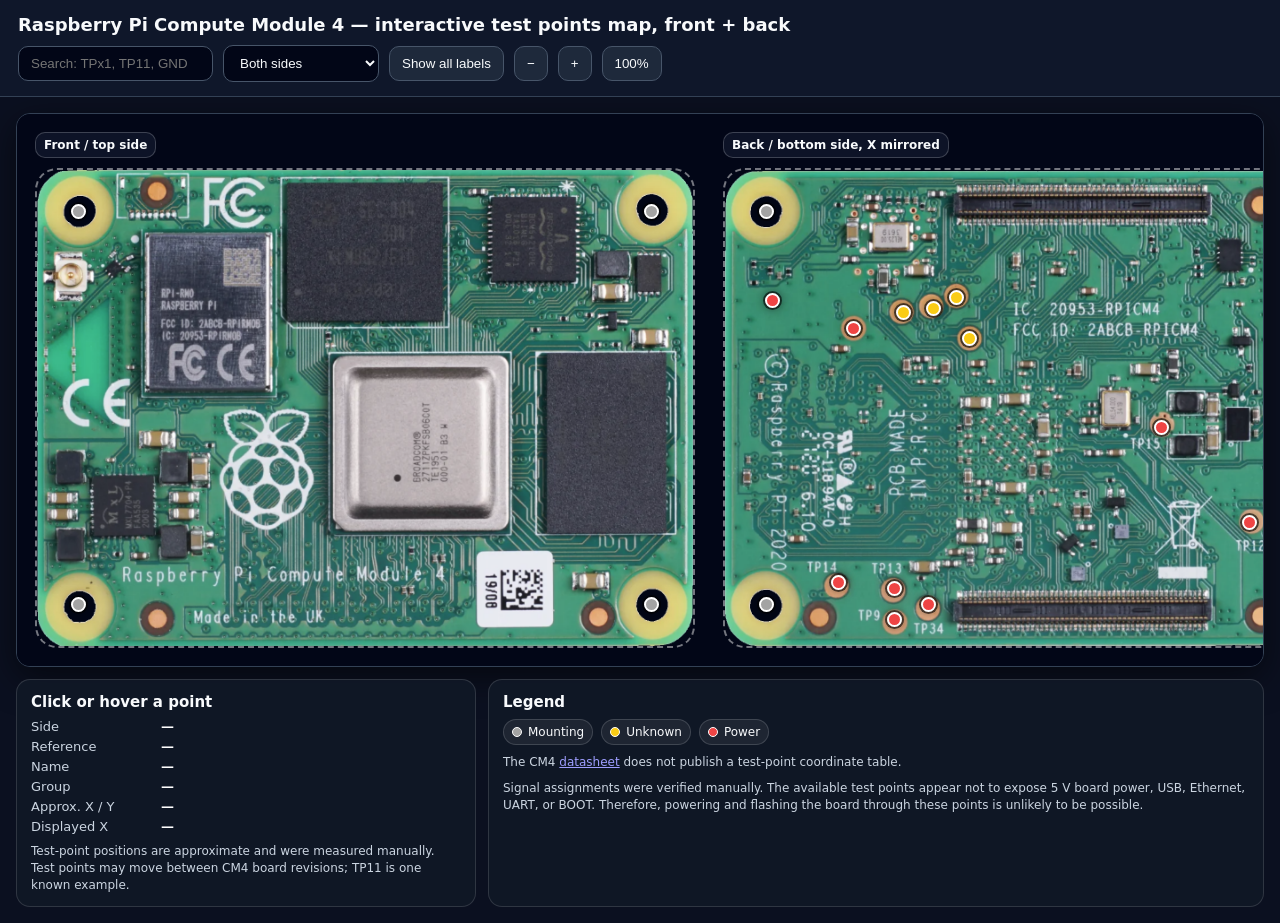
<file: docs/test-points/cm4/index.html>
<!doctype html>
<html lang="en">
<head>
  <meta charset="utf-8">
  <meta name="viewport" content="width=device-width, initial-scale=1">
  <title>Raspberry Pi CM4 — interactive test points</title>
  <style>
    * { box-sizing: border-box; }
    :root { color-scheme: dark; font-family: Inter, system-ui, -apple-system, "Segoe UI", sans-serif; background: #0b1020; color: #f8fafc; }
    body { margin: 0; background: #0b1020; }
    header { position: sticky; top: 0; z-index: 20; padding: 14px 18px; border-bottom: 1px solid #334155; background: #0f172a; }
    h1 { margin: 0 0 10px; font-size: 18px; }
    .toolbar { display: flex; flex-wrap: wrap; gap: 10px; align-items: center; }
    input, button, select { padding: 9px 12px; border: 1px solid #475569; border-radius: 10px; background: #020617; color: #f8fafc; }
    button { cursor: pointer; background: #1e293b; }
    button.active { background: #475569; }
    .wrap { padding: 16px; }
    .stage-outer { overflow: auto; padding: 18px; border: 1px solid #334155; border-radius: 14px; background: #020617; box-shadow: 0 10px 35px #0008; }
    .stage { --board-width: 660px; display: flex; align-items: flex-start; gap: 28px; width: max-content; min-width: 100%; }
    .board-shell { width: var(--board-width); }
    .board-title { display: inline-block; margin: 0 0 10px; padding: 5px 8px; border: 1px solid #ffffff33; border-radius: 10px; background: #0f172add; font-size: 12px; font-weight: 700; }
    .board-view { position: relative; width: 100%; aspect-ratio: 55 / 40; border: 2px dashed rgba(255, 255, 255, .45); border-radius: 22px; }
    .board-view img { display: block; width: 100%; height: 100%; border-radius: 20px; object-fit: fill; user-select: none; pointer-events: none; }
    .marker { position: absolute; z-index: 3; width: 15px; height: 15px; margin: -7.5px 0 0 -7.5px; border: 2px solid #fff; border-radius: 50%; box-shadow: 0 0 0 2px #0009, 0 0 12px #000b; cursor: pointer; transition: transform .1s; }
    .marker:hover, .marker.selected { z-index: 10; transform: scale(1.55); }
    .label { position: absolute; top: -8px; left: 11px; padding: 4px 6px; border: 1px solid #ffffff33; border-radius: 7px; background: #0f172aee; color: #fff; font-size: 11px; line-height: 1.15; white-space: nowrap; opacity: 0; pointer-events: none; }
    .marker:hover .label, .marker.selected .label, .show-labels .marker .label { opacity: 1; }
    .cat-Mounting { background: #a3a3a3; }
    .cat-Power { background: #ef4444; }
    .cat-Unknown { background: #facc15; }
    .hidden { display: none !important; }
    .info { display: grid; grid-template-columns: minmax(280px, 460px) 1fr; gap: 12px; margin-top: 12px; }
    .card { padding: 13px 14px; border: 1px solid #ffffff22; border-radius: 14px; background: #111827eb; }
    .card h2 { margin: 0 0 8px; font-size: 15px; }
    .kv { display: grid; grid-template-columns: 120px 1fr; gap: 5px 10px; color: #cbd5e1; font-size: 13px; }
    .kv b { color: #fff; }
    .legend { display: flex; flex-wrap: wrap; gap: 8px; font-size: 12px; }
    .chip { display: inline-flex; align-items: center; gap: 6px; padding: 5px 8px; border: 1px solid #ffffff26; border-radius: 999px; background: #ffffff10; }
    .dot { display: inline-block; width: 10px; height: 10px; border: 1px solid #fff; border-radius: 50%; }
    .note { margin-top: 9px; color: #cbd5e1; font-size: 12px; line-height: 1.4; }
    @media (max-width: 850px) { .info { grid-template-columns: 1fr; } }
  </style>
</head>
<body>
  <header>
    <h1>Raspberry Pi Compute Module 4 — interactive test points map, front + back</h1>
    <div class="toolbar">
      <input id="search" type="search" placeholder="Search: TPx1, TP11, GND, Power…">
      <select id="sideFilter">
        <option value="both">Both sides</option>
        <option value="front">Front / top only</option>
        <option value="back">Back / bottom only</option>
      </select>
      <button id="toggleLabels">Show all labels</button>
      <button id="zoomOut" aria-label="Zoom out">−</button>
      <button id="zoomIn" aria-label="Zoom in">+</button>
      <button id="zoomReset">100%</button>
    </div>
  </header>
  <main class="wrap">
    <div class="stage-outer">
      <div class="stage" id="stage">
        <section class="board-shell board-front" data-side="front">
          <div class="board-title">Front / top side</div>
          <div class="board-view" id="frontBoard">
            <img src="img/cm4_top.png" alt="Raspberry Pi Compute Module 4 top side">
          </div>
        </section>
        <section class="board-shell board-back" data-side="back">
          <div class="board-title">Back / bottom side, X mirrored</div>
          <div class="board-view" id="backBoard">
            <img src="img/cm4_bottom.png" alt="Raspberry Pi Compute Module 4 bottom side">
          </div>
        </section>
      </div>
    </div>
    <div class="info">
      <section class="card">
        <h2 id="detailsTitle">Click or hover a point</h2>
        <div class="kv">
          <span>Side</span><b id="dSide">—</b>
          <span>Reference</span><b id="dRef">—</b>
          <span>Name</span><b id="dName">—</b>
          <span>Group</span><b id="dCat">—</b>
          <span>Approx. X / Y</span><b id="dXY">—</b>
          <span>Displayed X</span><b id="dDisplayX">—</b>
        </div>
        <div class="note">Test-point positions are approximate and were measured manually. Test points may move between CM4 board revisions; TP11 is one known example.</div>
      </section>
      <section class="card">
        <h2>Legend</h2>
        <div class="legend" id="legend"></div>
        <div class="note">The CM4 <a href="https://pip-assets.raspberrypi.com/categories/634-raspberry-pi-compute-module-4/documents/RP-008168-DS-4-cm4-datasheet.pdf" target="_blank" rel="noopener noreferrer">datasheet</a> does not publish a test-point coordinate table.</div>
        <div class="note">Signal assignments were verified manually. The available test points appear not to expose 5 V board power, USB, Ethernet, UART, or BOOT. Therefore, powering and flashing the board through these points is unlikely to be possible.</div>
      </section>
    </div>
  </main>
  <script>
    const points = [
      { ref: "MH4", x_mm: 51.5, y_mm: 36.5, name: "Mounting Hole", cat: "Mounting", sides: ["front", "back"] },
      { ref: "MH3", x_mm: 3.5, y_mm: 36.5, name: "Mounting Hole", cat: "Mounting", sides: ["front", "back"] },
      { ref: "MH2", x_mm: 51.5, y_mm: 3.5, name: "Mounting Hole", cat: "Mounting", sides: ["front", "back"] },
      { ref: "MH1", x_mm: 3.5, y_mm: 3.5, name: "Mounting Hole", cat: "Mounting", sides: ["front", "back"] },
      { ref: "TPx1", x_mm: 7.8, y_mm: 35.3, name: "SMD 2,2mm test pad", cat: "Unknown", sides: ["back"] },
      { ref: "TPx2", x_mm: 2.7, y_mm: 31, name: "GND", cat: "Power", sides: ["back"] },
      { ref: "TPx3", x_mm: 35.6, y_mm: 29.3, name: "SMD 2,2mm test pad", cat: "Unknown", sides: ["back"] },
      { ref: "TPx4", x_mm: 37.5, y_mm: 28.4, name: "SMD 2,2mm test pad", cat: "Unknown", sides: ["back"] },
      { ref: "TPx5", x_mm: 40, y_mm: 28, name: "SMD 2,2mm test pad", cat: "Unknown", sides: ["back"] },
      { ref: "TPx6", x_mm: 44.2, y_mm: 26.7, name: "GND", cat: "Power", sides: ["back"] },
      { ref: "TPx7", x_mm: 34.5, y_mm: 25.8, name: "SMD 2,2mm test pad", cat: "Unknown", sides: ["back"] },
      { ref: "TP8", x_mm: 8.5, y_mm: 5, name: "GND", cat: "Power", sides: ["back"] },
      { ref: "TP9", x_mm: 40.8, y_mm: 2.2, name: "GND", cat: "Power", sides: ["back"] },
      { ref: "TP11", x_mm: 51, y_mm: 29, name: "CM4_3.3V (Output)", cat: "Power", sides: ["back"] },
      { ref: "TP12", x_mm: 11, y_mm: 10.4, name: "GND", cat: "Power", sides: ["back"] },
      { ref: "TP13", x_mm: 40.8, y_mm: 4.8, name: "CM4_1.8V (Output)", cat: "Power", sides: ["back"] },
      { ref: "TP14", x_mm: 45.5, y_mm: 5.3, name: "LV power (1.1V?)", cat: "Power", sides: ["back"] },
      { ref: "TP15", x_mm: 18.4, y_mm: 18.4, name: "LV power", cat: "Power", sides: ["back"] },
      { ref: "TP34", x_mm: 37.9, y_mm: 3.5, name: "LV power", cat: "Power", sides: ["back"] }
    ];
    const cal = {
      front: { label: "Front / top side", mirror_x: false, element: frontBoard },
      back: { label: "Back / bottom side, X mirrored", mirror_x: true, element: backBoard },
      board_w_mm: 55,
      board_h_mm: 40
    };
    let showLabels = false;
    let zoom = 1;

    function cssClass(category) {
      return "cat-" + category.replaceAll(" / ", "-").replaceAll(" ", "-");
    }

    function toPercent(point, side) {
      const displayX = cal[side].mirror_x ? cal.board_w_mm - point.x_mm : point.x_mm;
      return {
        left: displayX / cal.board_w_mm * 100,
        top: (cal.board_h_mm - point.y_mm) / cal.board_h_mm * 100,
        displayX
      };
    }

    function setDetails(point, side, displayX) {
      detailsTitle.textContent = `${point.ref} — ${point.name}`;
      dSide.textContent = cal[side].label;
      dRef.textContent = point.ref;
      dName.textContent = point.name;
      dCat.textContent = point.cat;
      dXY.textContent = `${point.x_mm} mm / ${point.y_mm} mm`;
      dDisplayX.textContent = side === "back"
        ? `${displayX.toFixed(3)} mm = 55 − ${point.x_mm}`
        : `${displayX.toFixed(3)} mm`;
    }

    function renderPoints() {
      ["front", "back"].forEach(side => {
        points.forEach(point => {
          if (!point.sides.includes(side)) return;
          const position = toPercent(point, side);
          const marker = document.createElement("div");
          marker.className = `marker ${cssClass(point.cat)}`;
          marker.dataset.side = side;
          marker.dataset.ref = point.ref;
          marker.dataset.name = point.name;
          marker.dataset.cat = point.cat;
          marker.style.left = `${position.left}%`;
          marker.style.top = `${position.top}%`;
          marker.title = `${side}: ${point.ref} — ${point.name}`;
          marker.innerHTML = `<span class="label">${point.ref}<br>${point.name}</span>`;
          marker.addEventListener("mouseenter", () => setDetails(point, side, position.displayX));
          marker.addEventListener("click", event => {
            document.querySelectorAll(".marker.selected").forEach(item => item.classList.remove("selected"));
            marker.classList.add("selected");
            setDetails(point, side, position.displayX);
            event.stopPropagation();
          });
          cal[side].element.appendChild(marker);
        });
      });
    }

    function applyFilters() {
      const query = search.value.trim().toLowerCase();
      const selectedSide = sideFilter.value;
      document.querySelectorAll(".board-shell").forEach(board => {
        board.classList.toggle("hidden", selectedSide !== "both" && board.dataset.side !== selectedSide);
      });
      document.querySelectorAll(".marker").forEach(marker => {
        const text = `${marker.dataset.ref} ${marker.dataset.name} ${marker.dataset.cat} ${marker.dataset.side}`.toLowerCase();
        marker.classList.toggle("hidden", query && !text.includes(query));
      });
    }

    function renderLegend() {
      [...new Set(points.map(point => point.cat))].forEach(category => {
        const item = document.createElement("span");
        item.className = "chip";
        item.innerHTML = `<span class="dot ${cssClass(category)}"></span>${category}`;
        legend.appendChild(item);
      });
    }

    function setZoom(nextZoom) {
      zoom = Math.max(.5, Math.min(2, nextZoom));
      stage.style.setProperty("--board-width", `${660 * zoom}px`);
      zoomReset.textContent = `${Math.round(zoom * 100)}%`;
    }

    search.addEventListener("input", applyFilters);
    sideFilter.addEventListener("change", applyFilters);
    toggleLabels.addEventListener("click", () => {
      showLabels = !showLabels;
      stage.classList.toggle("show-labels", showLabels);
      toggleLabels.classList.toggle("active", showLabels);
      toggleLabels.textContent = showLabels ? "Hide all labels" : "Show all labels";
    });
    zoomOut.addEventListener("click", () => setZoom(zoom - .1));
    zoomIn.addEventListener("click", () => setZoom(zoom + .1));
    zoomReset.addEventListener("click", () => setZoom(1));
    stage.addEventListener("click", () => {
      document.querySelectorAll(".marker.selected").forEach(marker => marker.classList.remove("selected"));
    });

    renderPoints();
    renderLegend();
    applyFilters();
  </script>
</body>
</html>
</file>
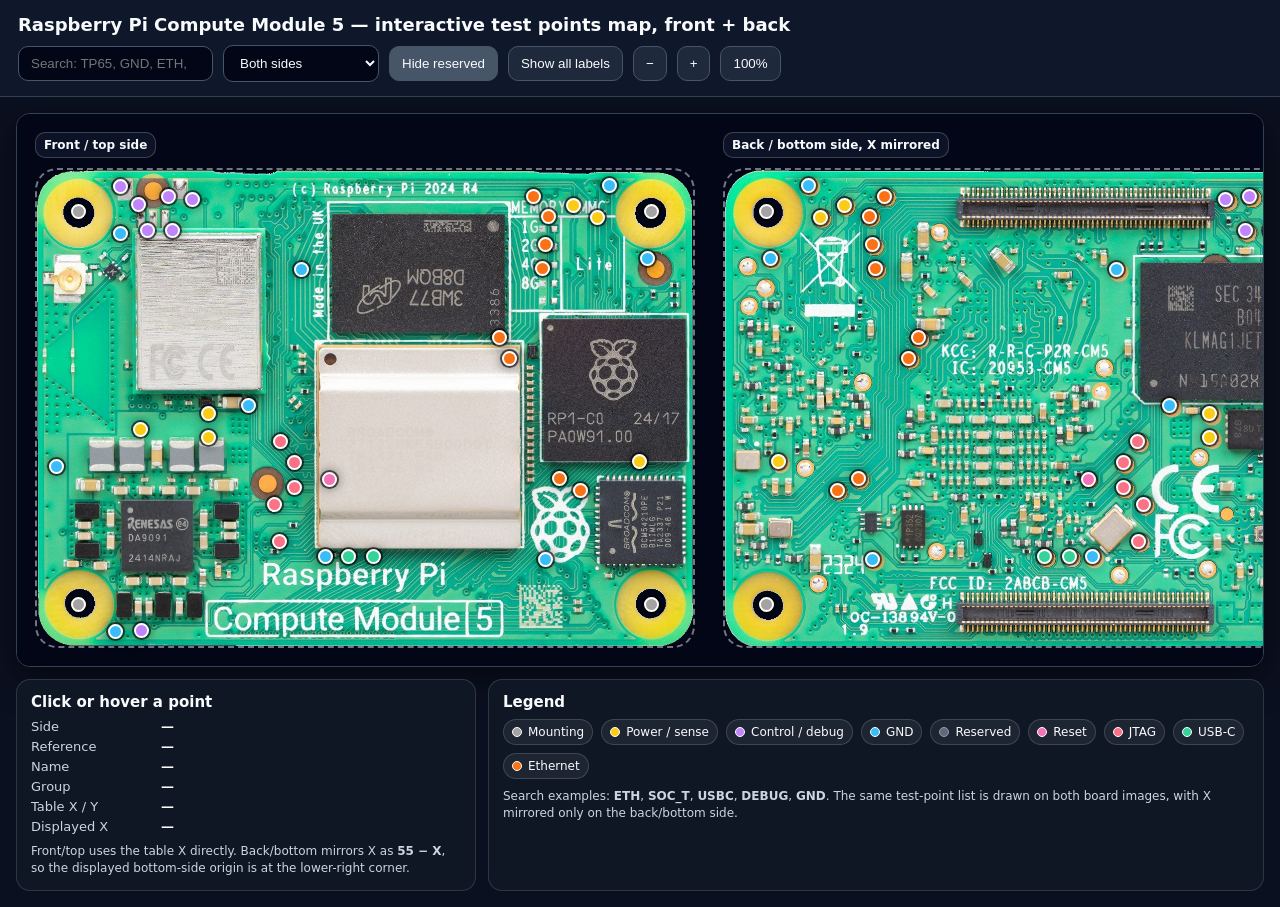
<file: docs/test-points/cm5/index.html>
<!doctype html>
<html lang="en">
<head>
  <meta charset="utf-8">
  <meta name="viewport" content="width=device-width, initial-scale=1">
  <title>Raspberry Pi CM5 — interactive test points</title>
  <style>
    * { box-sizing: border-box; }
    :root { color-scheme: dark; font-family: Inter, system-ui, -apple-system, "Segoe UI", sans-serif; background: #0b1020; color: #f8fafc; }
    body { margin: 0; background: #0b1020; }
    header { position: sticky; top: 0; z-index: 20; padding: 14px 18px; border-bottom: 1px solid #334155; background: #0f172a; }
    h1 { margin: 0 0 10px; font-size: 18px; }
    .toolbar { display: flex; flex-wrap: wrap; gap: 10px; align-items: center; }
    input, button, select { padding: 9px 12px; border: 1px solid #475569; border-radius: 10px; background: #020617; color: #f8fafc; }
    button { cursor: pointer; background: #1e293b; }
    button.active { background: #475569; }
    .wrap { padding: 16px; }
    .stage-outer { overflow: auto; padding: 18px; border: 1px solid #334155; border-radius: 14px; background: #020617; box-shadow: 0 10px 35px #0008; }
    .stage { --board-width: 660px; display: flex; align-items: flex-start; gap: 28px; width: max-content; min-width: 100%; }
    .board-shell { width: var(--board-width); }
    .board-title { display: inline-block; margin: 0 0 10px; padding: 5px 8px; border: 1px solid #ffffff33; border-radius: 10px; background: #0f172add; font-size: 12px; font-weight: 700; }
    .board-view { position: relative; width: 100%; aspect-ratio: 55 / 40; border: 2px dashed rgba(255, 255, 255, .45); border-radius: 22px; }
    .board-view img { display: block; width: 100%; height: 100%; border-radius: 20px; object-fit: fill; user-select: none; pointer-events: none; }
    .marker { position: absolute; z-index: 3; width: 15px; height: 15px; margin: -7.5px 0 0 -7.5px; border: 2px solid #fff; border-radius: 50%; box-shadow: 0 0 0 2px #0009, 0 0 12px #000b; cursor: pointer; transition: transform .1s; }
    .marker:hover, .marker.selected { z-index: 10; transform: scale(1.55); }
    .label { position: absolute; top: -8px; left: 11px; padding: 4px 6px; border: 1px solid #ffffff33; border-radius: 7px; background: #0f172aee; color: #fff; font-size: 11px; line-height: 1.15; white-space: nowrap; opacity: 0; pointer-events: none; }
    .marker:hover .label, .marker.selected .label, .show-labels .marker .label { opacity: 1; }
    .cat-Mounting { background: #a3a3a3; }
    .cat-GND { background: #38bdf8; }
    .cat-Power-sense { background: #facc15; }
    .cat-Control-debug { background: #c084fc; }
    .cat-JTAG { background: #fb7185; }
    .cat-USB-C { background: #34d399; }
    .cat-Ethernet { background: #f97316; }
    .cat-Reset { background: #f472b6; }
    .cat-Reserved { background: #94a3b8; opacity: .55; }
    .hidden { display: none !important; }
    .info { display: grid; grid-template-columns: minmax(280px, 460px) 1fr; gap: 12px; margin-top: 12px; }
    .card { padding: 13px 14px; border: 1px solid #ffffff22; border-radius: 14px; background: #111827eb; }
    .card h2 { margin: 0 0 8px; font-size: 15px; }
    .kv { display: grid; grid-template-columns: 120px 1fr; gap: 5px 10px; color: #cbd5e1; font-size: 13px; }
    .kv b { color: #fff; }
    .legend { display: flex; flex-wrap: wrap; gap: 8px; font-size: 12px; }
    .chip { display: inline-flex; align-items: center; gap: 6px; padding: 5px 8px; border: 1px solid #ffffff26; border-radius: 999px; background: #ffffff10; }
    .dot { display: inline-block; width: 10px; height: 10px; border: 1px solid #fff; border-radius: 50%; }
    .note { margin-top: 9px; color: #cbd5e1; font-size: 12px; line-height: 1.4; }
    @media (max-width: 850px) { .info { grid-template-columns: 1fr; } }
  </style>
</head>
<body>
  <header>
    <h1>Raspberry Pi Compute Module 5 — interactive test points map, front + back</h1>
    <div class="toolbar">
      <input id="search" type="search" placeholder="Search: TP65, GND, ETH, UART…">
      <select id="sideFilter">
        <option value="both">Both sides</option>
        <option value="front">Front / top only</option>
        <option value="back">Back / bottom only</option>
      </select>
      <button id="toggleReserved" class="active">Hide reserved</button>
      <button id="toggleLabels">Show all labels</button>
      <button id="zoomOut" aria-label="Zoom out">−</button>
      <button id="zoomIn" aria-label="Zoom in">+</button>
      <button id="zoomReset">100%</button>
    </div>
  </header>
  <main class="wrap">
    <div class="stage-outer">
      <div class="stage" id="stage">
        <section class="board-shell board-front" data-side="front">
          <div class="board-title">Front / top side</div>
          <div class="board-view" id="frontBoard">
            <img src="img/cm5_top.png" alt="Raspberry Pi Compute Module 5 top side">
          </div>
        </section>
        <section class="board-shell board-back" data-side="back">
          <div class="board-title">Back / bottom side, X mirrored</div>
          <div class="board-view" id="backBoard">
            <img src="img/cm5_bottom.png" alt="Raspberry Pi Compute Module 5 bottom side">
          </div>
        </section>
      </div>
    </div>
    <div class="info">
      <section class="card">
        <h2 id="detailsTitle">Click or hover a point</h2>
        <div class="kv">
          <span>Side</span><b id="dSide">—</b>
          <span>Reference</span><b id="dRef">—</b>
          <span>Name</span><b id="dName">—</b>
          <span>Group</span><b id="dCat">—</b>
          <span>Table X / Y</span><b id="dXY">—</b>
          <span>Displayed X</span><b id="dDisplayX">—</b>
        </div>
        <div class="note">Front/top uses the table X directly. Back/bottom mirrors X as <b>55 − X</b>, so the displayed bottom-side origin is at the lower-right corner.</div>
      </section>
      <section class="card">
        <h2>Legend</h2>
        <div class="legend" id="legend"></div>
        <div class="note">Search examples: <b>ETH</b>, <b>SOC_T</b>, <b>USBC</b>, <b>DEBUG</b>, <b>GND</b>. The same test-point list is drawn on both board images, with X mirrored only on the back/bottom side.</div>
      </section>
    </div>
  </main>
  <script>
    const points = [
      { ref: "MH4", x_mm: 51.5, y_mm: 36.5, name: "Mounting Hole", cat: "Mounting" },
      { ref: "MH3", x_mm: 3.5, y_mm: 36.5, name: "Mounting Hole", cat: "Mounting" },
      { ref: "MH2", x_mm: 51.5, y_mm: 3.5, name: "Mounting Hole", cat: "Mounting" },
      { ref: "MH1", x_mm: 3.5, y_mm: 3.5, name: "Mounting Hole", cat: "Mounting" },
      { ref: "TP1", x_mm: 14.34, y_mm: 17.54, name: "5 V", cat: "Power / sense" },
      { ref: "TP2", x_mm: 8.8, y_mm: 1.3, name: "RUN", cat: "Control / debug" },
      { ref: "TP3", x_mm: 51.2, y_mm: 32.6, name: "GND", cat: "GND" },
      { ref: "TP4", x_mm: 4.8, y_mm: 13.0, name: "reserved", cat: "Reserved" },
      { ref: "TP7", x_mm: 24.2, y_mm: 7.5, name: "GND", cat: "GND" },
      { ref: "TP8", x_mm: 1.65, y_mm: 15.05, name: "GND", cat: "GND" },
      { ref: "TP9", x_mm: 1.5, y_mm: 10.5, name: "reserved", cat: "Reserved" },
      { ref: "TP10", x_mm: 48.4, y_mm: 15.1, name: "reserved", cat: "Reserved" },
      { ref: "TP13", x_mm: 42.6, y_mm: 7.3, name: "GND", cat: "GND" },
      { ref: "TP15", x_mm: 14.7, y_mm: 6.6, name: "reserved", cat: "Reserved" },
      { ref: "TP16", x_mm: 9.3, y_mm: 34.9, name: "nRPIBOOT", cat: "Control / debug" },
      { ref: "TP17", x_mm: 37.4, y_mm: 8.1, name: "reserved", cat: "Reserved" },
      { ref: "TP18", x_mm: 23.4, y_mm: 23.55, name: "reserved", cat: "Reserved" },
      { ref: "TP21", x_mm: 24.5125, y_mm: 14.025, name: "nRESET_OUT", cat: "Reset" },
      { ref: "TP22", x_mm: 13.0875, y_mm: 11.225, name: "reserved", cat: "Reserved" },
      { ref: "TP26", x_mm: 17.7, y_mm: 20.2, name: "GND", cat: "GND" },
      { ref: "TP27", x_mm: 43.6, y_mm: 22.3, name: "reserved", cat: "Reserved" },
      { ref: "TP28", x_mm: 15.4, y_mm: 16.0, name: "reserved", cat: "Reserved" },
      { ref: "TP29", x_mm: 23.65, y_mm: 21.55, name: "reserved", cat: "Reserved" },
      { ref: "TP30", x_mm: 37.2, y_mm: 34.9, name: "reserved", cat: "Reserved" },
      { ref: "TP31", x_mm: 9.1, y_mm: 3.2, name: "reserved", cat: "Reserved" },
      { ref: "TP32", x_mm: 1.5, y_mm: 13.0, name: "reserved", cat: "Reserved" },
      { ref: "TP33", x_mm: 47.0, y_mm: 36.0, name: "CM5_3V3", cat: "Power / sense" },
      { ref: "TP34", x_mm: 50.5, y_mm: 15.5, name: "CM5_1V8", cat: "Power / sense" },
      { ref: "TP35", x_mm: 11.0, y_mm: 37.8, name: "DEBUG_UART_TX", cat: "Control / debug" },
      { ref: "TP36", x_mm: 8.5, y_mm: 37.1, name: "DEBUG_UART_RX", cat: "Control / debug" },
      { ref: "TP39", x_mm: 22.1, y_mm: 6.1, name: "reserved", cat: "Reserved" },
      { ref: "TP40", x_mm: 6.7, y_mm: 15.2, name: "reserved", cat: "Reserved" },
      { ref: "TP41", x_mm: 8.7, y_mm: 15.3, name: "reserved", cat: "Reserved" },
      { ref: "TP42", x_mm: 11.4, y_mm: 34.9, name: "PWR_BUT", cat: "Control / debug" },
      { ref: "TP44", x_mm: 51.7, y_mm: 30.2, name: "reserved", cat: "Reserved" },
      { ref: "TP45", x_mm: 53.1, y_mm: 28.7, name: "reserved", cat: "Reserved" },
      { ref: "TP46", x_mm: 7.0, y_mm: 34.7, name: "GND", cat: "GND" },
      { ref: "TP48", x_mm: 21.6, y_mm: 15.4, name: "SOC_TRST_N", cat: "JTAG" },
      { ref: "TP49", x_mm: 21.6, y_mm: 13.3, name: "SOC_TDI", cat: "JTAG" },
      { ref: "TP50", x_mm: 20.4, y_mm: 17.2, name: "SOC_TDO", cat: "JTAG" },
      { ref: "TP51", x_mm: 20.3, y_mm: 8.8, name: "SOC_TMS", cat: "JTAG" },
      { ref: "TP52", x_mm: 19.9, y_mm: 11.9, name: "SOC_TCK", cat: "JTAG" },
      { ref: "TP57", x_mm: 53.2, y_mm: 32.0, name: "reserved", cat: "Reserved" },
      { ref: "TP60", x_mm: 48.0, y_mm: 38.7, name: "GND", cat: "GND" },
      { ref: "TP61", x_mm: 6.575, y_mm: 1.225, name: "GND", cat: "GND" },
      { ref: "TP62", x_mm: 22.2, y_mm: 31.6, name: "GND", cat: "GND" },
      { ref: "TP63", x_mm: 8.7, y_mm: 18.2, name: "5v_Sense", cat: "Power / sense" },
      { ref: "TP64", x_mm: 47.3, y_mm: 5.4, name: "reserved", cat: "Reserved" },
      { ref: "TP65", x_mm: 28.2, y_mm: 7.5, name: "USBC_D_N", cat: "USB-C" },
      { ref: "TP66", x_mm: 26.1, y_mm: 7.5, name: "USBC_D_P", cat: "USB-C" },
      { ref: "TP67", x_mm: 7.0, y_mm: 38.6, name: "LED_nPWR", cat: "Control / debug" },
      { ref: "TP68", x_mm: 13.0, y_mm: 37.5, name: "LED_nACT", cat: "Control / debug" },
      { ref: "TP69", x_mm: 38.8, y_mm: 25.9, name: "ETH0_P", cat: "Ethernet" },
      { ref: "TP70", x_mm: 39.6, y_mm: 24.2, name: "ETH0_N", cat: "Ethernet" },
      { ref: "TP71", x_mm: 43.8, y_mm: 14.1, name: "ETH1_N", cat: "Ethernet" },
      { ref: "TP72", x_mm: 45.6, y_mm: 13.1, name: "ETH1_P", cat: "Ethernet" },
      { ref: "TP73", x_mm: 42.4, y_mm: 31.7, name: "ETH2_P", cat: "Ethernet" },
      { ref: "TP74", x_mm: 42.6, y_mm: 33.7, name: "ETH2_N", cat: "Ethernet" },
      { ref: "TP75", x_mm: 41.6, y_mm: 37.8, name: "ETH3_P", cat: "Ethernet" },
      { ref: "TP76", x_mm: 42.9, y_mm: 36.1, name: "ETH3_N", cat: "Ethernet" },
      { ref: "TP77", x_mm: 45.0, y_mm: 37.0, name: "GPIO_VREF", cat: "Power / sense" },
      { ref: "TP78", x_mm: 14.37, y_mm: 19.52, name: "5 V", cat: "Power / sense" }
    ];
    const cal = {
      front: { label: "Front / top side", mirror_x: false, element: frontBoard },
      back: { label: "Back / bottom side, X mirrored", mirror_x: true, element: backBoard },
      board_w_mm: 55,
      board_h_mm: 40
    };
    let hideReserved = true;
    let showLabels = false;
    let zoom = 1;

    function cssClass(category) {
      return "cat-" + category.replaceAll(" / ", "-").replaceAll(" ", "-");
    }

    function toPercent(point, side) {
      const displayX = cal[side].mirror_x ? cal.board_w_mm - point.x_mm : point.x_mm;
      return {
        left: displayX / cal.board_w_mm * 100,
        top: (cal.board_h_mm - point.y_mm) / cal.board_h_mm * 100,
        displayX
      };
    }

    function setDetails(point, side, displayX) {
      detailsTitle.textContent = `${point.ref} — ${point.name}`;
      dSide.textContent = cal[side].label;
      dRef.textContent = point.ref;
      dName.textContent = point.name;
      dCat.textContent = point.cat;
      dXY.textContent = `${point.x_mm} mm / ${point.y_mm} mm`;
      dDisplayX.textContent = side === "back"
        ? `${displayX.toFixed(3)} mm = 55 − ${point.x_mm}`
        : `${displayX.toFixed(3)} mm`;
    }

    function renderPoints() {
      ["front", "back"].forEach(side => {
        points.forEach(point => {
          const position = toPercent(point, side);
          const marker = document.createElement("div");
          marker.className = `marker ${cssClass(point.cat)}`;
          marker.dataset.side = side;
          marker.dataset.ref = point.ref;
          marker.dataset.name = point.name;
          marker.dataset.cat = point.cat;
          marker.style.left = `${position.left}%`;
          marker.style.top = `${position.top}%`;
          marker.title = `${side}: ${point.ref} — ${point.name}`;
          marker.innerHTML = `<span class="label">${point.ref}<br>${point.name}</span>`;
          marker.addEventListener("mouseenter", () => setDetails(point, side, position.displayX));
          marker.addEventListener("click", event => {
            document.querySelectorAll(".marker.selected").forEach(item => item.classList.remove("selected"));
            marker.classList.add("selected");
            setDetails(point, side, position.displayX);
            event.stopPropagation();
          });
          cal[side].element.appendChild(marker);
        });
      });
    }

    function applyFilters() {
      const query = search.value.trim().toLowerCase();
      const selectedSide = sideFilter.value;
      document.querySelectorAll(".board-shell").forEach(board => {
        board.classList.toggle("hidden", selectedSide !== "both" && board.dataset.side !== selectedSide);
      });
      document.querySelectorAll(".marker").forEach(marker => {
        const text = `${marker.dataset.ref} ${marker.dataset.name} ${marker.dataset.cat} ${marker.dataset.side}`.toLowerCase();
        marker.classList.toggle("hidden", (hideReserved && marker.dataset.cat === "Reserved") || (query && !text.includes(query)));
      });
    }

    function renderLegend() {
      [...new Set(points.map(point => point.cat))].forEach(category => {
        const item = document.createElement("span");
        item.className = "chip";
        item.innerHTML = `<span class="dot ${cssClass(category)}"></span>${category}`;
        legend.appendChild(item);
      });
    }

    function setZoom(nextZoom) {
      zoom = Math.max(.5, Math.min(2, nextZoom));
      stage.style.setProperty("--board-width", `${660 * zoom}px`);
      zoomReset.textContent = `${Math.round(zoom * 100)}%`;
    }

    search.addEventListener("input", applyFilters);
    sideFilter.addEventListener("change", applyFilters);
    toggleReserved.addEventListener("click", () => {
      hideReserved = !hideReserved;
      toggleReserved.classList.toggle("active", hideReserved);
      toggleReserved.textContent = hideReserved ? "Hide reserved" : "Show reserved";
      applyFilters();
    });
    toggleLabels.addEventListener("click", () => {
      showLabels = !showLabels;
      stage.classList.toggle("show-labels", showLabels);
      toggleLabels.classList.toggle("active", showLabels);
      toggleLabels.textContent = showLabels ? "Hide all labels" : "Show all labels";
    });
    zoomOut.addEventListener("click", () => setZoom(zoom - .1));
    zoomIn.addEventListener("click", () => setZoom(zoom + .1));
    zoomReset.addEventListener("click", () => setZoom(1));
    stage.addEventListener("click", () => {
      document.querySelectorAll(".marker.selected").forEach(marker => marker.classList.remove("selected"));
    });

    renderPoints();
    renderLegend();
    applyFilters();
  </script>
</body>
</html>
</file>
